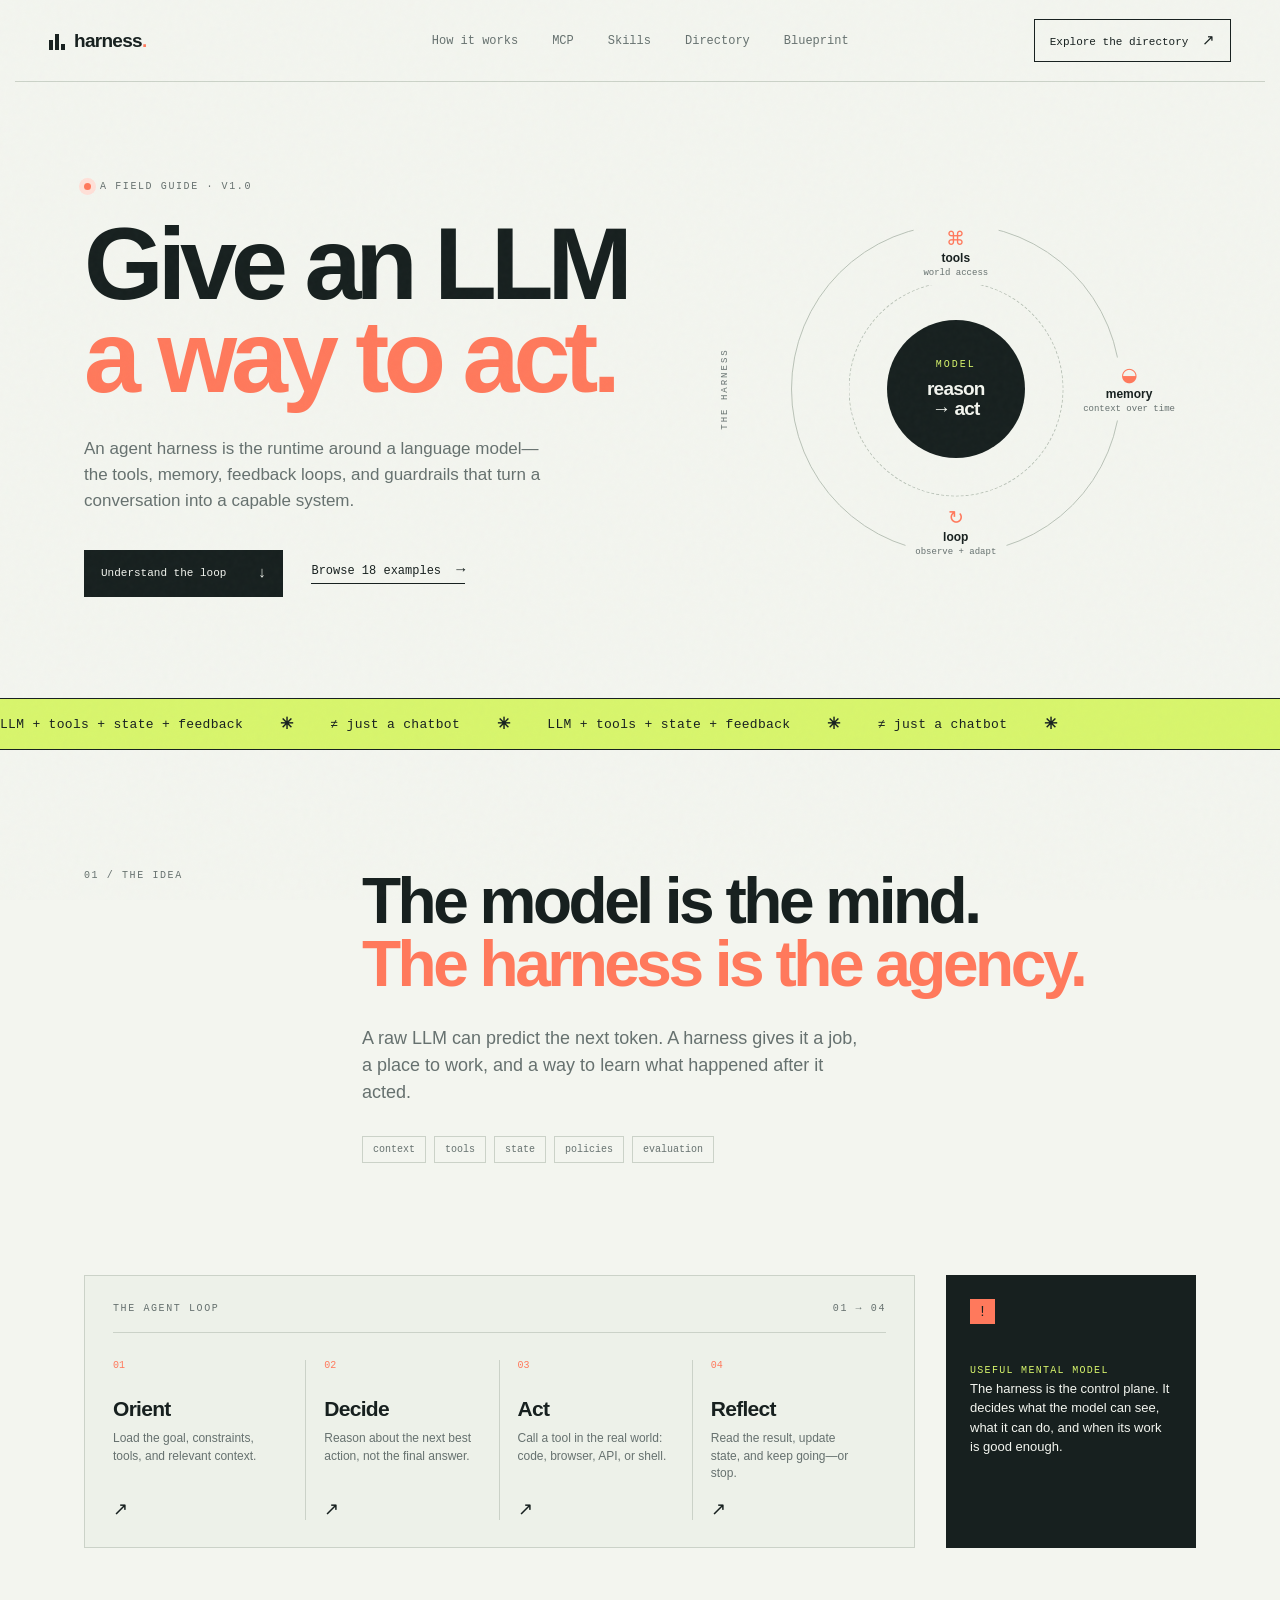
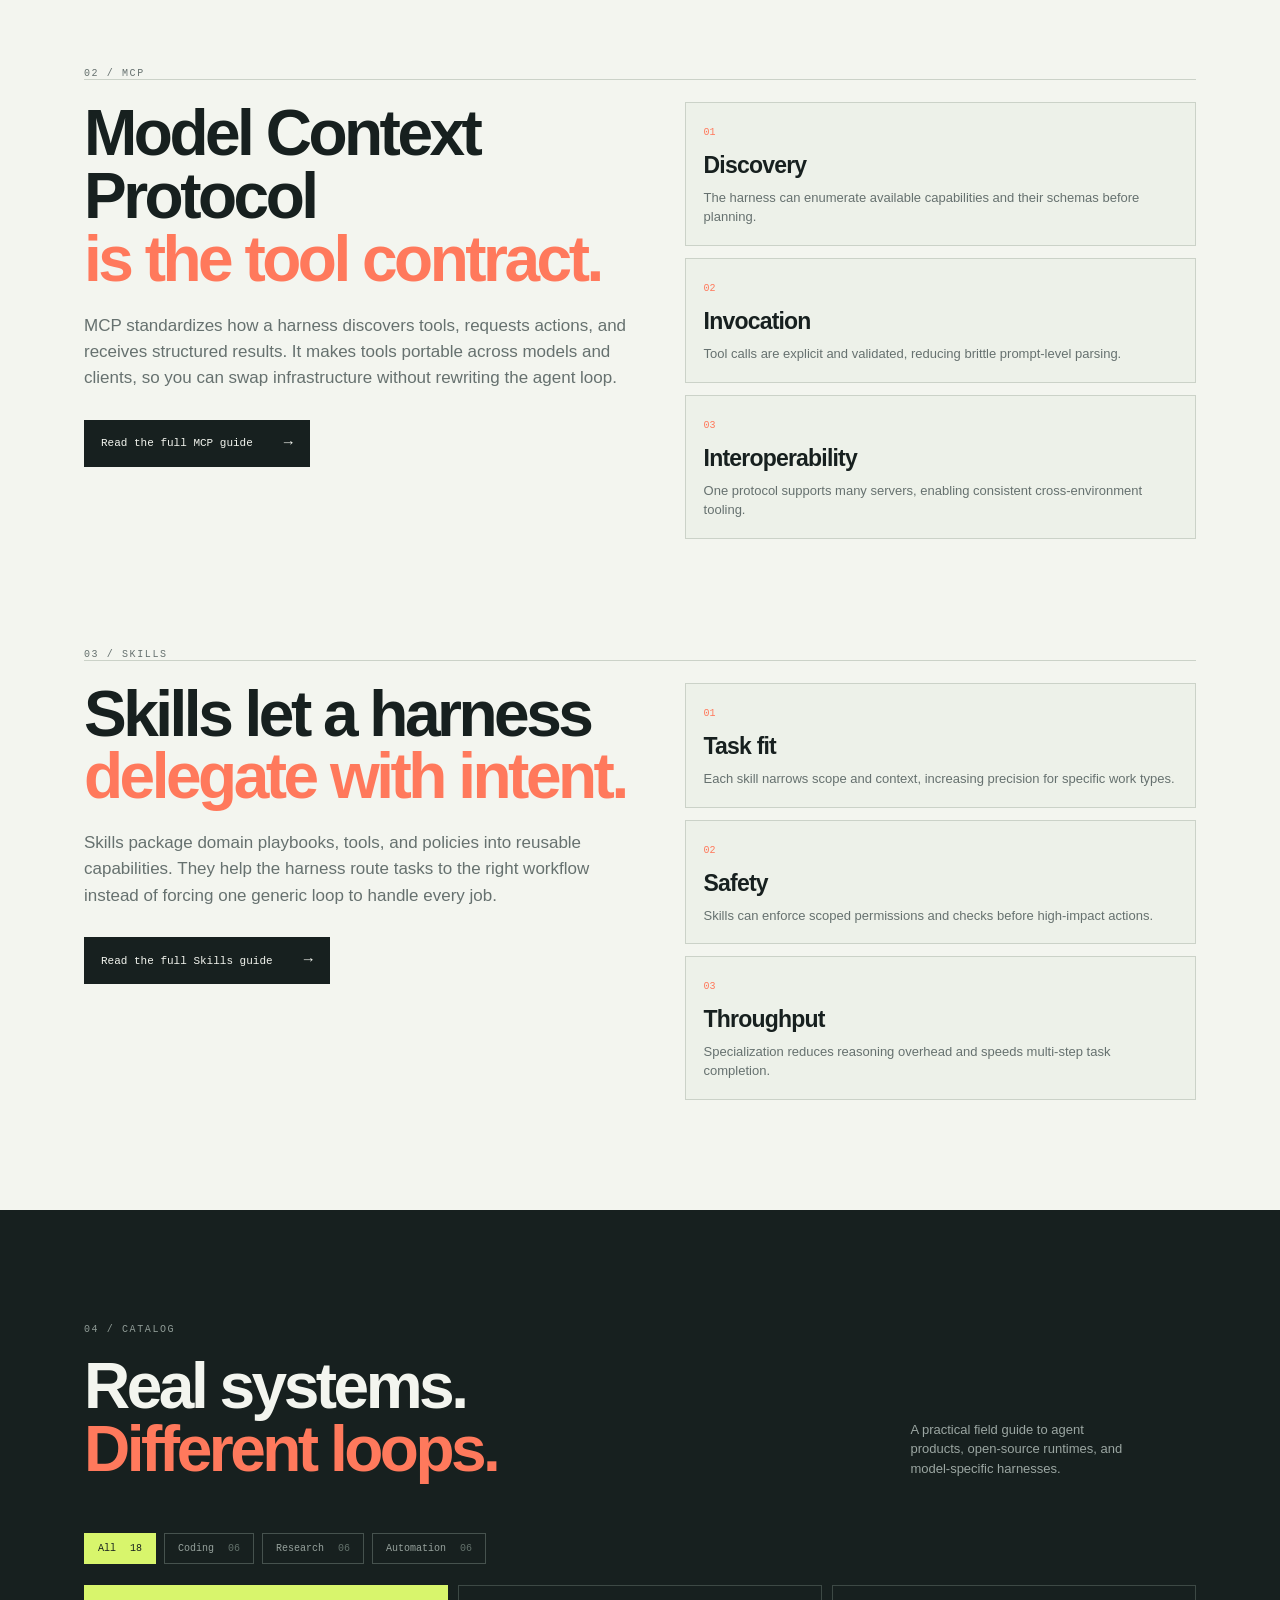
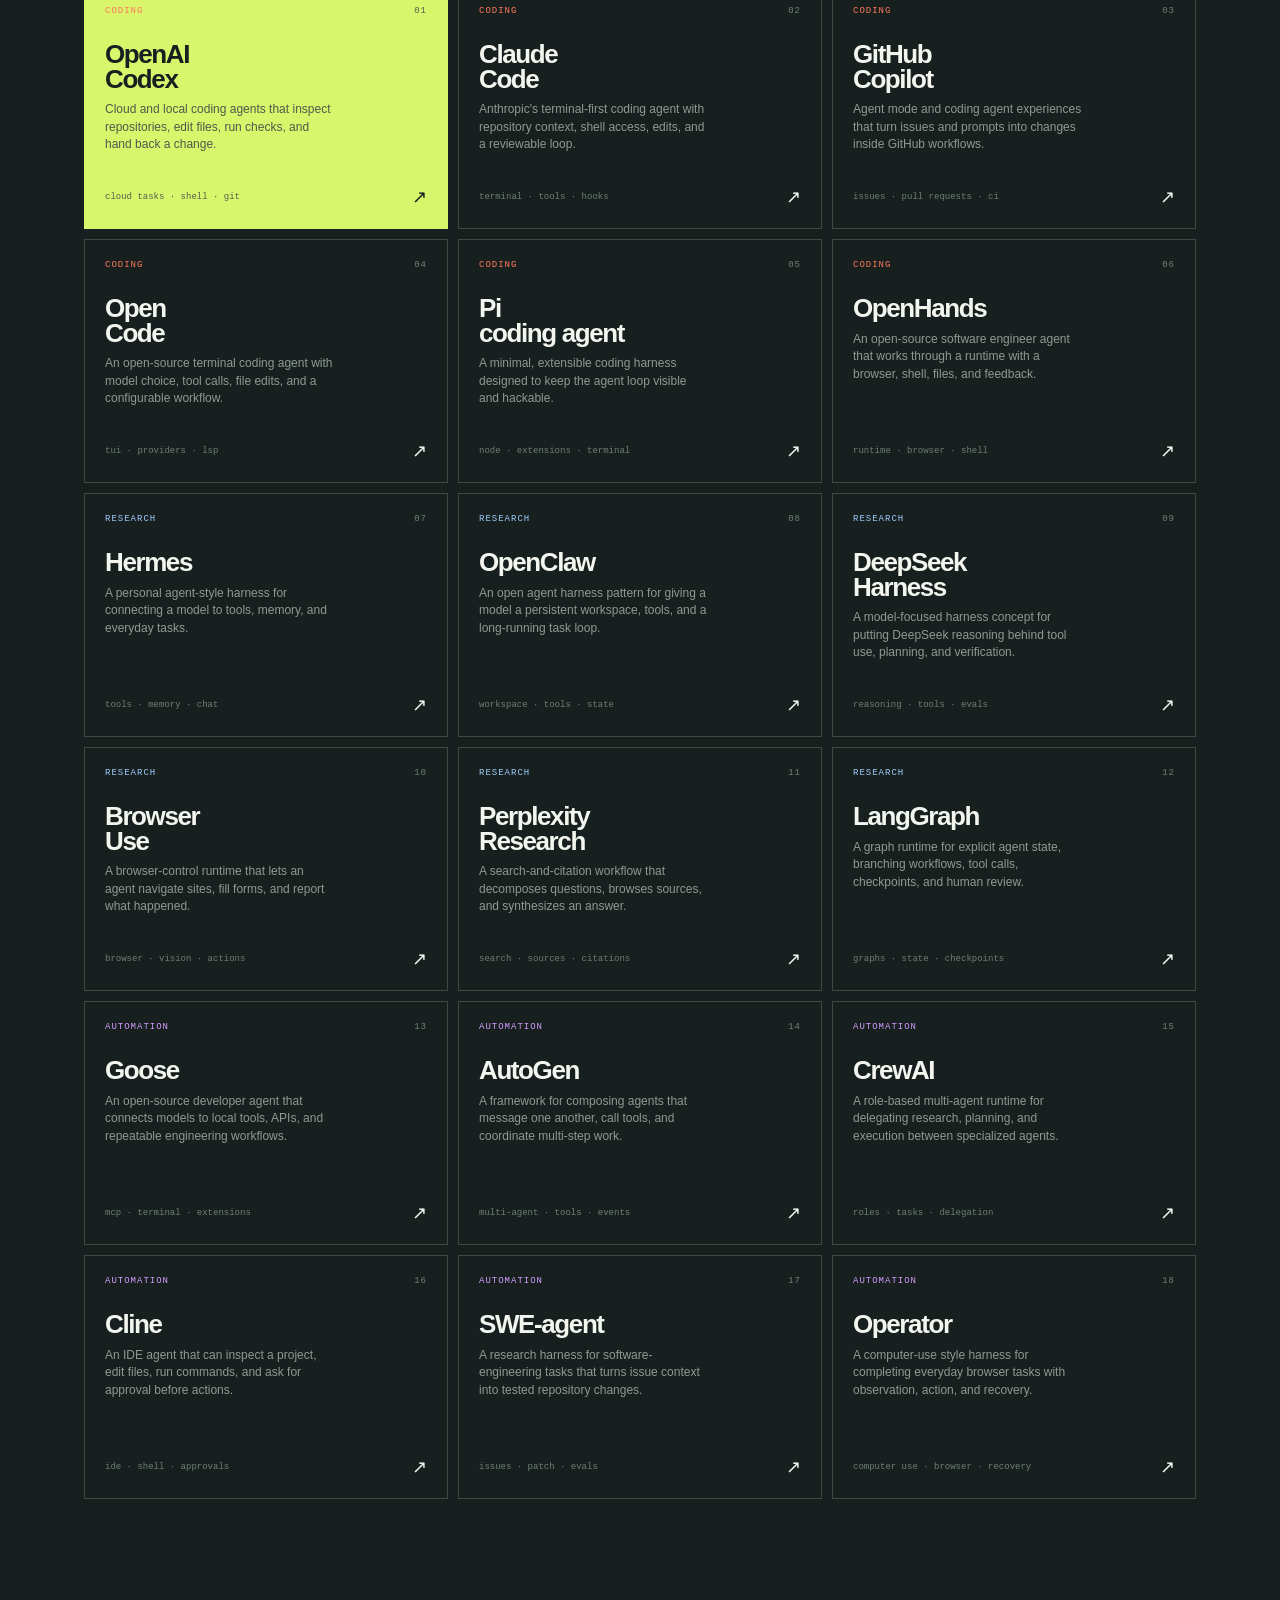
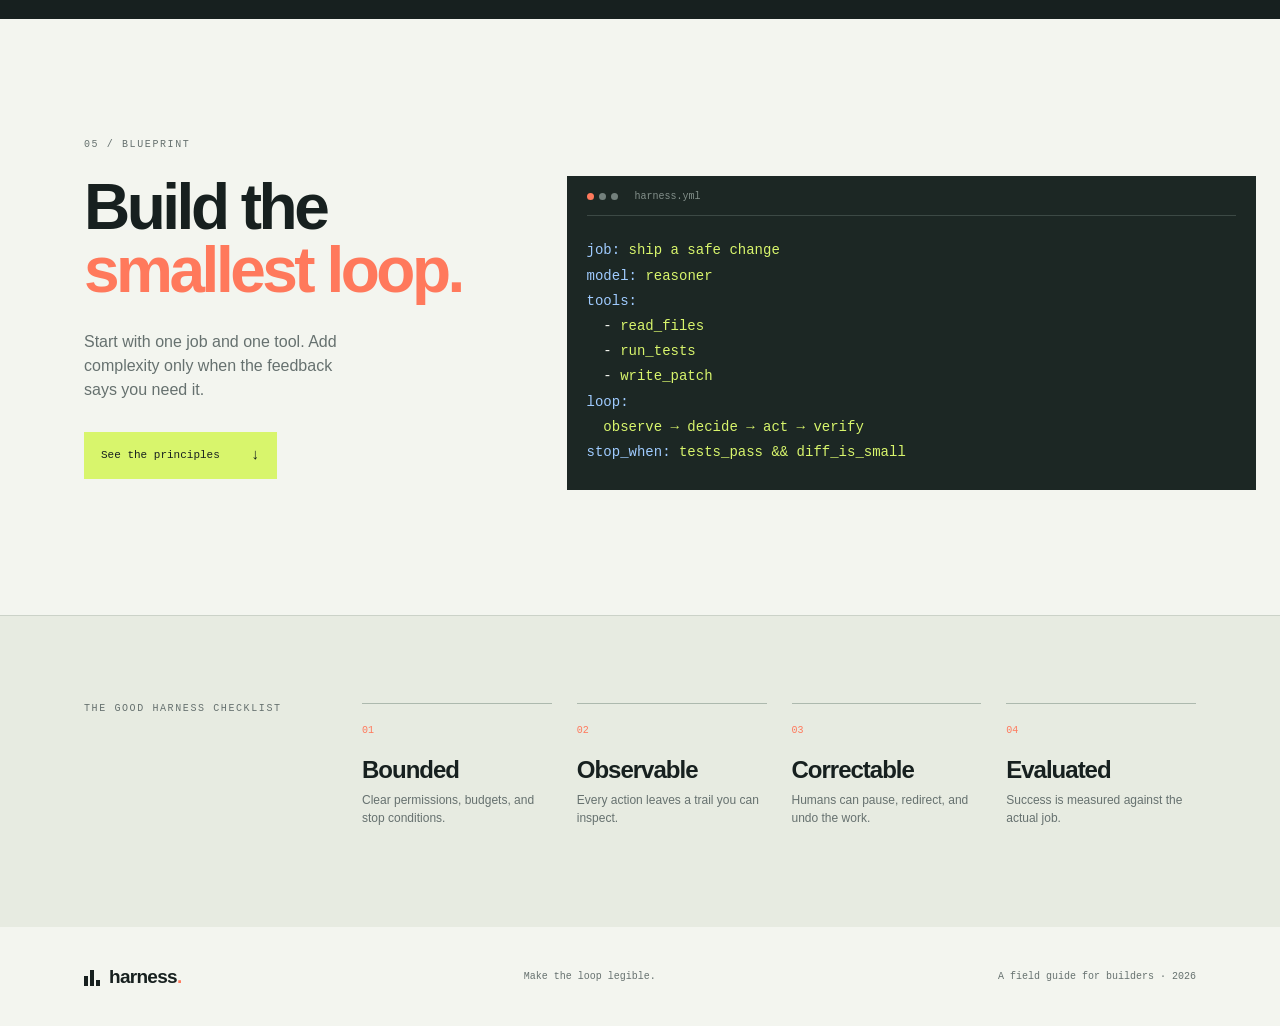
<file: index.html>
<!doctype html>
<html lang="en">
  <head>
    <meta charset="UTF-8" />
    <meta name="viewport" content="width=device-width, initial-scale=1.0" />
    <meta name="description" content="A field guide to agent harnesses: the systems that turn language models into reliable agents." />
    <title>Harness — A field guide to agentic systems</title>
    <link rel="stylesheet" href="styles.css" />
  </head>
  <body>
    <div class="noise"></div>
    <header class="site-header">
      <a class="brand" href="#top" aria-label="Harness home">
        <span class="brand-mark"><span></span><span></span><span></span></span>
        <span>harness<span class="brand-dot">.</span></span>
      </a>
      <nav class="nav" aria-label="Main navigation">
        <a href="#how-it-works">How it works</a>
        <a href="#mcp">MCP</a>
        <a href="#skills">Skills</a>
        <a href="directory.html">Directory</a>
        <a href="#blueprint">Blueprint</a>
      </nav>
      <a class="header-cta" href="directory.html">Explore the directory <span>↗</span></a>
    </header>

    <main id="top">
      <section class="hero section-shell">
        <div class="hero-copy">
          <div class="eyebrow"><span class="pulse"></span> A field guide · v1.0</div>
          <h1>Give an LLM<br /><em>a way to act.</em></h1>
          <p class="hero-lede">An agent harness is the runtime around a language model—the tools, memory, feedback loops, and guardrails that turn a conversation into a capable system.</p>
          <div class="hero-actions">
            <a class="button button-dark" href="#how-it-works">Understand the loop <span>↓</span></a>
            <a class="text-link" href="#catalog">Browse 18 examples <span>→</span></a>
          </div>
        </div>
        <div class="hero-diagram" aria-label="Diagram showing an agent harness loop">
          <div class="orbit orbit-one"></div>
          <div class="orbit orbit-two"></div>
          <div class="diagram-core">
            <span class="core-kicker">MODEL</span>
            <strong>reason<br />→ act</strong>
          </div>
          <div class="diagram-node node-tools"><span class="node-icon">⌘</span><strong>tools</strong><small>world access</small></div>
          <div class="diagram-node node-memory"><span class="node-icon">◒</span><strong>memory</strong><small>context over time</small></div>
          <div class="diagram-node node-loop"><span class="node-icon">↻</span><strong>loop</strong><small>observe + adapt</small></div>
          <div class="diagram-label">THE HARNESS</div>
        </div>
      </section>

      <section class="marquee-band" aria-label="Key idea">
        <div class="marquee-track">
          <span>LLM + tools + state + feedback</span><b>✳</b><span>≠ just a chatbot</span><b>✳</b>
          <span>LLM + tools + state + feedback</span><b>✳</b><span>≠ just a chatbot</span><b>✳</b>
        </div>
      </section>

      <section class="section-shell intro-grid" id="how-it-works">
        <div class="section-tag">01 / The idea</div>
        <div class="intro-content">
          <h2>The model is the mind.<br /><span>The harness is the agency.</span></h2>
          <p class="intro-text">A raw LLM can predict the next token. A harness gives it a job, a place to work, and a way to learn what happened after it acted.</p>
          <div class="pill-row"><span>context</span><span>tools</span><span>state</span><span>policies</span><span>evaluation</span></div>
        </div>
      </section>

      <section class="section-shell loop-section">
        <div class="loop-card">
          <div class="loop-heading"><span class="section-tag">The agent loop</span><span class="mono-label">01 → 04</span></div>
          <div class="loop-steps">
            <article class="loop-step active">
              <span class="step-number">01</span><div><h3>Orient</h3><p>Load the goal, constraints, tools, and relevant context.</p></div><span class="step-arrow">↗</span>
            </article>
            <article class="loop-step">
              <span class="step-number">02</span><div><h3>Decide</h3><p>Reason about the next best action, not the final answer.</p></div><span class="step-arrow">↗</span>
            </article>
            <article class="loop-step">
              <span class="step-number">03</span><div><h3>Act</h3><p>Call a tool in the real world: code, browser, API, or shell.</p></div><span class="step-arrow">↗</span>
            </article>
            <article class="loop-step">
              <span class="step-number">04</span><div><h3>Reflect</h3><p>Read the result, update state, and keep going—or stop.</p></div><span class="step-arrow">↗</span>
            </article>
          </div>
        </div>
        <aside class="callout">
          <span class="callout-mark">!</span>
          <p><strong>Useful mental model</strong><br />The harness is the control plane. It decides what the model can see, what it can do, and when its work is good enough.</p>
        </aside>
      </section>

      <section class="section-shell topic-section" id="mcp">
        <div class="section-tag">02 / MCP</div>
        <div class="topic-layout">
          <div>
            <h2>Model Context Protocol<br /><span>is the tool contract.</span></h2>
            <p>MCP standardizes how a harness discovers tools, requests actions, and receives structured results. It makes tools portable across models and clients, so you can swap infrastructure without rewriting the agent loop.</p>
            <a class="button button-dark" href="mcp.html">Read the full MCP guide <span>→</span></a>
          </div>
          <div class="topic-points">
            <div><span>01</span><h3>Discovery</h3><p>The harness can enumerate available capabilities and their schemas before planning.</p></div>
            <div><span>02</span><h3>Invocation</h3><p>Tool calls are explicit and validated, reducing brittle prompt-level parsing.</p></div>
            <div><span>03</span><h3>Interoperability</h3><p>One protocol supports many servers, enabling consistent cross-environment tooling.</p></div>
          </div>
        </div>
      </section>

      <section class="section-shell topic-section" id="skills">
        <div class="section-tag">03 / Skills</div>
        <div class="topic-layout">
          <div>
            <h2>Skills let a harness<br /><span>delegate with intent.</span></h2>
            <p>Skills package domain playbooks, tools, and policies into reusable capabilities. They help the harness route tasks to the right workflow instead of forcing one generic loop to handle every job.</p>
            <a class="button button-dark" href="skills.html">Read the full Skills guide <span>→</span></a>
          </div>
          <div class="topic-points">
            <div><span>01</span><h3>Task fit</h3><p>Each skill narrows scope and context, increasing precision for specific work types.</p></div>
            <div><span>02</span><h3>Safety</h3><p>Skills can enforce scoped permissions and checks before high-impact actions.</p></div>
            <div><span>03</span><h3>Throughput</h3><p>Specialization reduces reasoning overhead and speeds multi-step task completion.</p></div>
          </div>
        </div>
      </section>

      <section class="catalog-section" id="catalog">
        <div class="section-shell">
          <div class="catalog-top">
            <div><div class="section-tag">04 / Catalog</div><h2>Real systems.<br /><span>Different loops.</span></h2></div>
            <p>A practical field guide to agent products, open-source runtimes, and model-specific harnesses.</p>
          </div>
          <div class="filter-row" role="group" aria-label="Filter harness examples">
            <button class="filter active" data-filter="all">All <span>18</span></button>
            <button class="filter" data-filter="coding">Coding <span>06</span></button>
            <button class="filter" data-filter="research">Research <span>06</span></button>
            <button class="filter" data-filter="automation">Automation <span>06</span></button>
          </div>
          <div class="catalog-grid">
            <article class="catalog-card featured" data-category="coding">
              <div class="card-top"><span class="category-label coding-label">CODING</span><span class="card-index">01</span></div>
              <h3><a href="tool.html?tool=codex">OpenAI<br />Codex</a></h3><p>Cloud and local coding agents that inspect repositories, edit files, run checks, and hand back a change.</p>
              <div class="card-footer"><span class="stack">cloud tasks · shell · git</span><span class="card-arrow">↗</span></div>
            </article>
            <article class="catalog-card" data-category="coding">
              <div class="card-top"><span class="category-label coding-label">CODING</span><span class="card-index">02</span></div>
              <h3><a href="tool.html?tool=claude-code">Claude<br />Code</a></h3><p>Anthropic's terminal-first coding agent with repository context, shell access, edits, and a reviewable loop.</p>
              <div class="card-footer"><span class="stack">terminal · tools · hooks</span><span class="card-arrow">↗</span></div>
            </article>
            <article class="catalog-card" data-category="coding">
              <div class="card-top"><span class="category-label coding-label">CODING</span><span class="card-index">03</span></div>
              <h3><a href="tool.html?tool=copilot">GitHub<br />Copilot</a></h3><p>Agent mode and coding agent experiences that turn issues and prompts into changes inside GitHub workflows.</p>
              <div class="card-footer"><span class="stack">issues · pull requests · ci</span><span class="card-arrow">↗</span></div>
            </article>
            <article class="catalog-card" data-category="coding">
              <div class="card-top"><span class="category-label coding-label">CODING</span><span class="card-index">04</span></div>
              <h3><a href="tool.html?tool=opencode">Open<br />Code</a></h3><p>An open-source terminal coding agent with model choice, tool calls, file edits, and a configurable workflow.</p>
              <div class="card-footer"><span class="stack">tui · providers · lsp</span><span class="card-arrow">↗</span></div>
            </article>
            <article class="catalog-card" data-category="coding">
              <div class="card-top"><span class="category-label coding-label">CODING</span><span class="card-index">05</span></div>
              <h3><a href="tool.html?tool=pi">Pi<br />coding agent</a></h3><p>A minimal, extensible coding harness designed to keep the agent loop visible and hackable.</p>
              <div class="card-footer"><span class="stack">node · extensions · terminal</span><span class="card-arrow">↗</span></div>
            </article>
            <article class="catalog-card" data-category="coding">
              <div class="card-top"><span class="category-label coding-label">CODING</span><span class="card-index">06</span></div>
              <h3><a href="tool.html?tool=openhands">OpenHands</a></h3><p>An open-source software engineer agent that works through a runtime with a browser, shell, files, and feedback.</p>
              <div class="card-footer"><span class="stack">runtime · browser · shell</span><span class="card-arrow">↗</span></div>
            </article>

            <article class="catalog-card" data-category="research">
              <div class="card-top"><span class="category-label research-label">RESEARCH</span><span class="card-index">07</span></div>
              <h3><a href="tool.html?tool=hermes">Hermes</a></h3><p>A personal agent-style harness for connecting a model to tools, memory, and everyday tasks.</p>
              <div class="card-footer"><span class="stack">tools · memory · chat</span><span class="card-arrow">↗</span></div>
            </article>
            <article class="catalog-card" data-category="research">
              <div class="card-top"><span class="category-label research-label">RESEARCH</span><span class="card-index">08</span></div>
              <h3><a href="tool.html?tool=openclaw">OpenClaw</a></h3><p>An open agent harness pattern for giving a model a persistent workspace, tools, and a long-running task loop.</p>
              <div class="card-footer"><span class="stack">workspace · tools · state</span><span class="card-arrow">↗</span></div>
            </article>
            <article class="catalog-card" data-category="research">
              <div class="card-top"><span class="category-label research-label">RESEARCH</span><span class="card-index">09</span></div>
              <h3><a href="tool.html?tool=deepseek">DeepSeek<br />Harness</a></h3><p>A model-focused harness concept for putting DeepSeek reasoning behind tool use, planning, and verification.</p>
              <div class="card-footer"><span class="stack">reasoning · tools · evals</span><span class="card-arrow">↗</span></div>
            </article>
            <article class="catalog-card" data-category="research">
              <div class="card-top"><span class="category-label research-label">RESEARCH</span><span class="card-index">10</span></div>
              <h3><a href="tool.html?tool=browser-use">Browser<br />Use</a></h3><p>A browser-control runtime that lets an agent navigate sites, fill forms, and report what happened.</p>
              <div class="card-footer"><span class="stack">browser · vision · actions</span><span class="card-arrow">↗</span></div>
            </article>
            <article class="catalog-card" data-category="research">
              <div class="card-top"><span class="category-label research-label">RESEARCH</span><span class="card-index">11</span></div>
              <h3><a href="tool.html?tool=perplexity">Perplexity<br />Research</a></h3><p>A search-and-citation workflow that decomposes questions, browses sources, and synthesizes an answer.</p>
              <div class="card-footer"><span class="stack">search · sources · citations</span><span class="card-arrow">↗</span></div>
            </article>
            <article class="catalog-card" data-category="research">
              <div class="card-top"><span class="category-label research-label">RESEARCH</span><span class="card-index">12</span></div>
              <h3><a href="tool.html?tool=langgraph">LangGraph</a></h3><p>A graph runtime for explicit agent state, branching workflows, tool calls, checkpoints, and human review.</p>
              <div class="card-footer"><span class="stack">graphs · state · checkpoints</span><span class="card-arrow">↗</span></div>
            </article>

            <article class="catalog-card" data-category="automation">
              <div class="card-top"><span class="category-label automation-label">AUTOMATION</span><span class="card-index">13</span></div>
              <h3><a href="tool.html?tool=goose">Goose</a></h3><p>An open-source developer agent that connects models to local tools, APIs, and repeatable engineering workflows.</p>
              <div class="card-footer"><span class="stack">mcp · terminal · extensions</span><span class="card-arrow">↗</span></div>
            </article>
            <article class="catalog-card" data-category="automation">
              <div class="card-top"><span class="category-label automation-label">AUTOMATION</span><span class="card-index">14</span></div>
              <h3><a href="tool.html?tool=autogen">AutoGen</a></h3><p>A framework for composing agents that message one another, call tools, and coordinate multi-step work.</p>
              <div class="card-footer"><span class="stack">multi-agent · tools · events</span><span class="card-arrow">↗</span></div>
            </article>
            <article class="catalog-card" data-category="automation">
              <div class="card-top"><span class="category-label automation-label">AUTOMATION</span><span class="card-index">15</span></div>
              <h3><a href="tool.html?tool=crewai">CrewAI</a></h3><p>A role-based multi-agent runtime for delegating research, planning, and execution between specialized agents.</p>
              <div class="card-footer"><span class="stack">roles · tasks · delegation</span><span class="card-arrow">↗</span></div>
            </article>
            <article class="catalog-card" data-category="automation">
              <div class="card-top"><span class="category-label automation-label">AUTOMATION</span><span class="card-index">16</span></div>
              <h3><a href="tool.html?tool=cline">Cline</a></h3><p>An IDE agent that can inspect a project, edit files, run commands, and ask for approval before actions.</p>
              <div class="card-footer"><span class="stack">ide · shell · approvals</span><span class="card-arrow">↗</span></div>
            </article>
            <article class="catalog-card" data-category="automation">
              <div class="card-top"><span class="category-label automation-label">AUTOMATION</span><span class="card-index">17</span></div>
              <h3><a href="tool.html?tool=swe-agent">SWE-agent</a></h3><p>A research harness for software-engineering tasks that turns issue context into tested repository changes.</p>
              <div class="card-footer"><span class="stack">issues · patch · evals</span><span class="card-arrow">↗</span></div>
            </article>
            <article class="catalog-card" data-category="automation">
              <div class="card-top"><span class="category-label automation-label">AUTOMATION</span><span class="card-index">18</span></div>
              <h3><a href="tool.html?tool=operator">Operator</a></h3><p>A computer-use style harness for completing everyday browser tasks with observation, action, and recovery.</p>
              <div class="card-footer"><span class="stack">computer use · browser · recovery</span><span class="card-arrow">↗</span></div>
            </article>
          </div>
        </div>
      </section>

      <section class="blueprint-section section-shell" id="blueprint">
        <div class="section-tag">05 / Blueprint</div>
        <div class="blueprint-layout">
          <div><h2>Build the<br /><span>smallest loop.</span></h2><p>Start with one job and one tool. Add complexity only when the feedback says you need it.</p><a class="button button-accent" href="#principles">See the principles <span>↓</span></a></div>
          <div class="blueprint-code" aria-label="Example harness configuration">
            <div class="code-bar"><span></span><span></span><span></span><label>harness.yml</label></div>
            <pre><code><i>job:</i> <b>ship a safe change</b>
<i>model:</i> <b>reasoner</b>
<i>tools:</i>
  - <b>read_files</b>
  - <b>run_tests</b>
  - <b>write_patch</b>
<i>loop:</i>
  <b>observe → decide → act → verify</b>
<i>stop_when:</i> <b>tests_pass && diff_is_small</b></code></pre>
          </div>
        </div>
      </section>

      <section class="principles-section" id="principles">
        <div class="section-shell principles-inner">
          <div class="section-tag">The good harness checklist</div>
          <div class="principles-grid">
            <div><span>01</span><h3>Bounded</h3><p>Clear permissions, budgets, and stop conditions.</p></div>
            <div><span>02</span><h3>Observable</h3><p>Every action leaves a trail you can inspect.</p></div>
            <div><span>03</span><h3>Correctable</h3><p>Humans can pause, redirect, and undo the work.</p></div>
            <div><span>04</span><h3>Evaluated</h3><p>Success is measured against the actual job.</p></div>
          </div>
        </div>
      </section>
    </main>
    <footer class="site-footer section-shell"><a class="brand" href="#top"><span class="brand-mark"><span></span><span></span><span></span></span><span>harness<span class="brand-dot">.</span></span></a><p>Make the loop legible.</p><span class="footer-meta">A field guide for builders · 2026</span></footer>
    <script src="script.js"></script>
  </body>
</html>
</file>
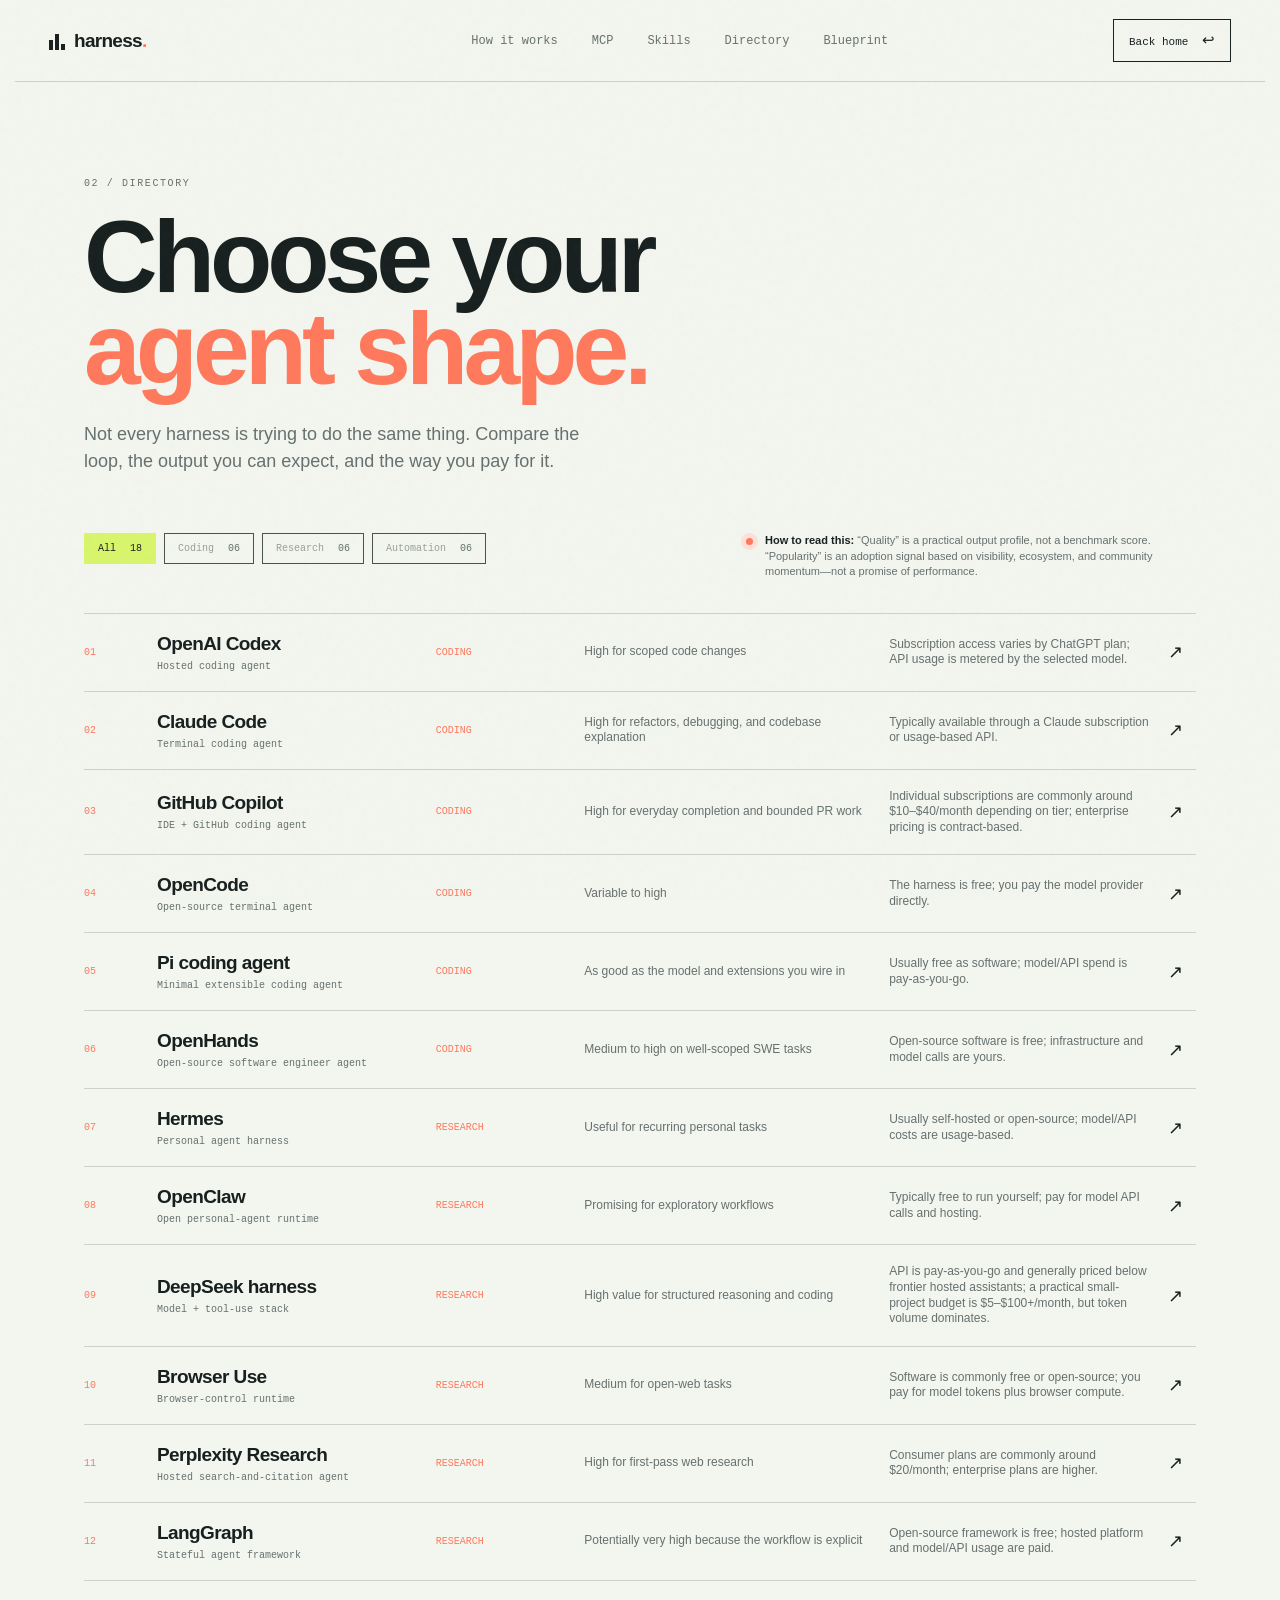
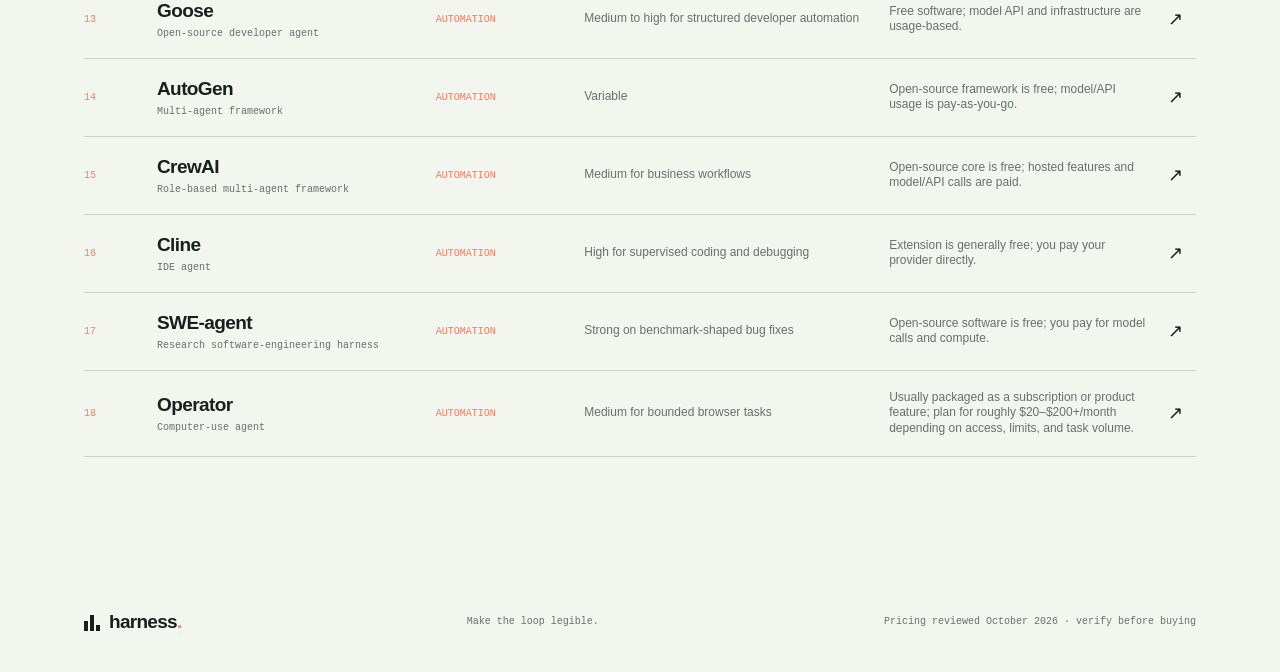
<file: directory.html>
<!doctype html>
<html lang="en">
  <head>
    <meta charset="UTF-8" />
    <meta name="viewport" content="width=device-width, initial-scale=1.0" />
    <meta name="description" content="A practical directory of agent harnesses, coding agents, research systems, and automation runtimes." />
    <title>Directory — Harness</title>
    <link rel="stylesheet" href="styles.css" />
  </head>
  <body class="directory-page">
    <div class="noise"></div>
    <header class="site-header">
      <a class="brand" href="index.html"><span class="brand-mark"><span></span><span></span><span></span></span><span>harness<span class="brand-dot">.</span></span></a>
      <nav class="nav" aria-label="Main navigation"><a href="index.html#how-it-works">How it works</a><a href="mcp.html">MCP</a><a href="skills.html">Skills</a><a href="directory.html">Directory</a><a href="index.html#blueprint">Blueprint</a></nav>
      <a class="header-cta" href="index.html">Back home <span>↩</span></a>
    </header>
    <main>
      <section class="directory-hero section-shell">
        <div class="section-tag">02 / Directory</div>
        <h1>Choose your<br /><em>agent shape.</em></h1>
        <p>Not every harness is trying to do the same thing. Compare the loop, the output you can expect, and the way you pay for it.</p>
      </section>
      <section class="directory-controls section-shell">
        <div class="filter-row"><button class="filter active" data-directory-filter="all">All <span>18</span></button><button class="filter" data-directory-filter="coding">Coding <span>06</span></button><button class="filter" data-directory-filter="research">Research <span>06</span></button><button class="filter" data-directory-filter="automation">Automation <span>06</span></button></div>
        <div class="directory-note"><span class="pulse"></span><p><strong>How to read this:</strong> “Quality” is a practical output profile, not a benchmark score. “Popularity” is an adoption signal based on visibility, ecosystem, and community momentum—not a promise of performance.</p></div>
      </section>
      <section class="directory-list section-shell" id="directory-list"></section>
    </main>
    <footer class="site-footer section-shell"><a class="brand" href="index.html"><span class="brand-mark"><span></span><span></span><span></span></span><span>harness<span class="brand-dot">.</span></span></a><p>Make the loop legible.</p><span class="footer-meta">Pricing reviewed October 2026 · verify before buying</span></footer>
    <script src="script.js"></script>
  </body>
</html>
</file>
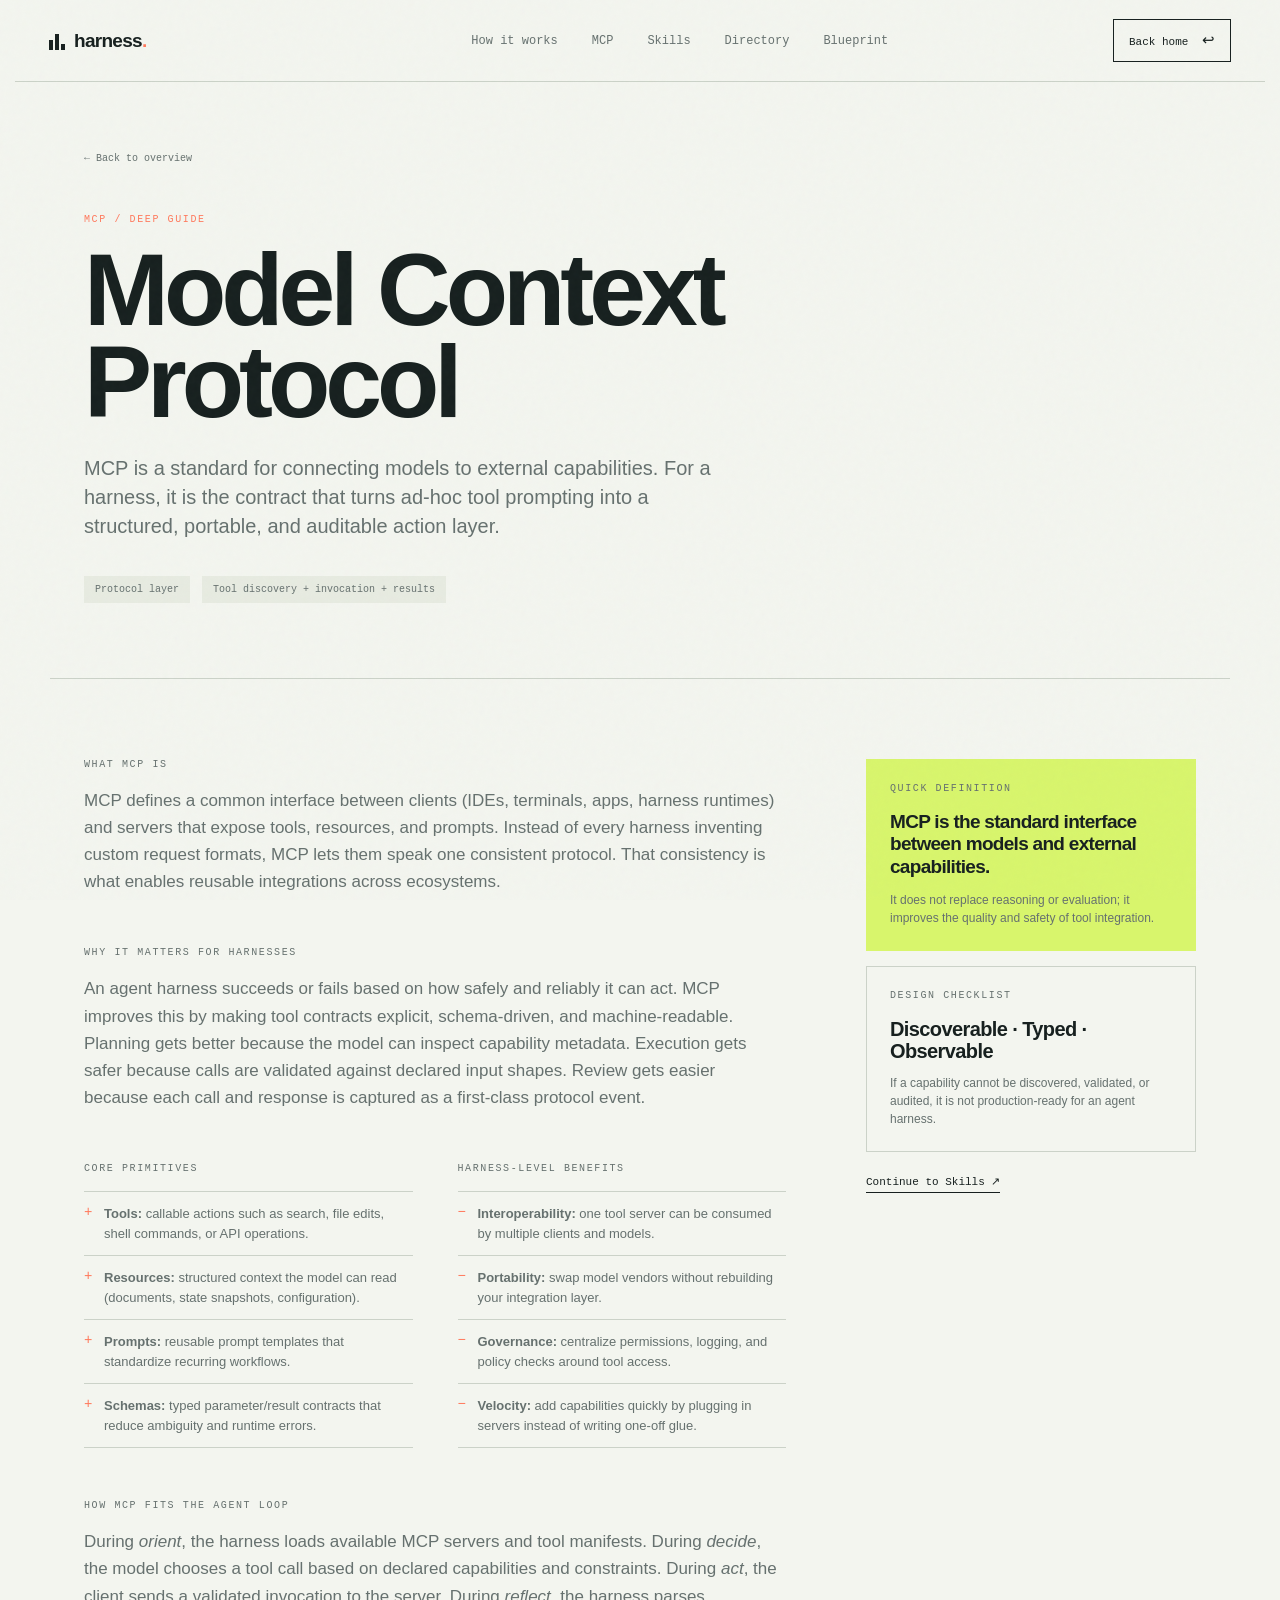
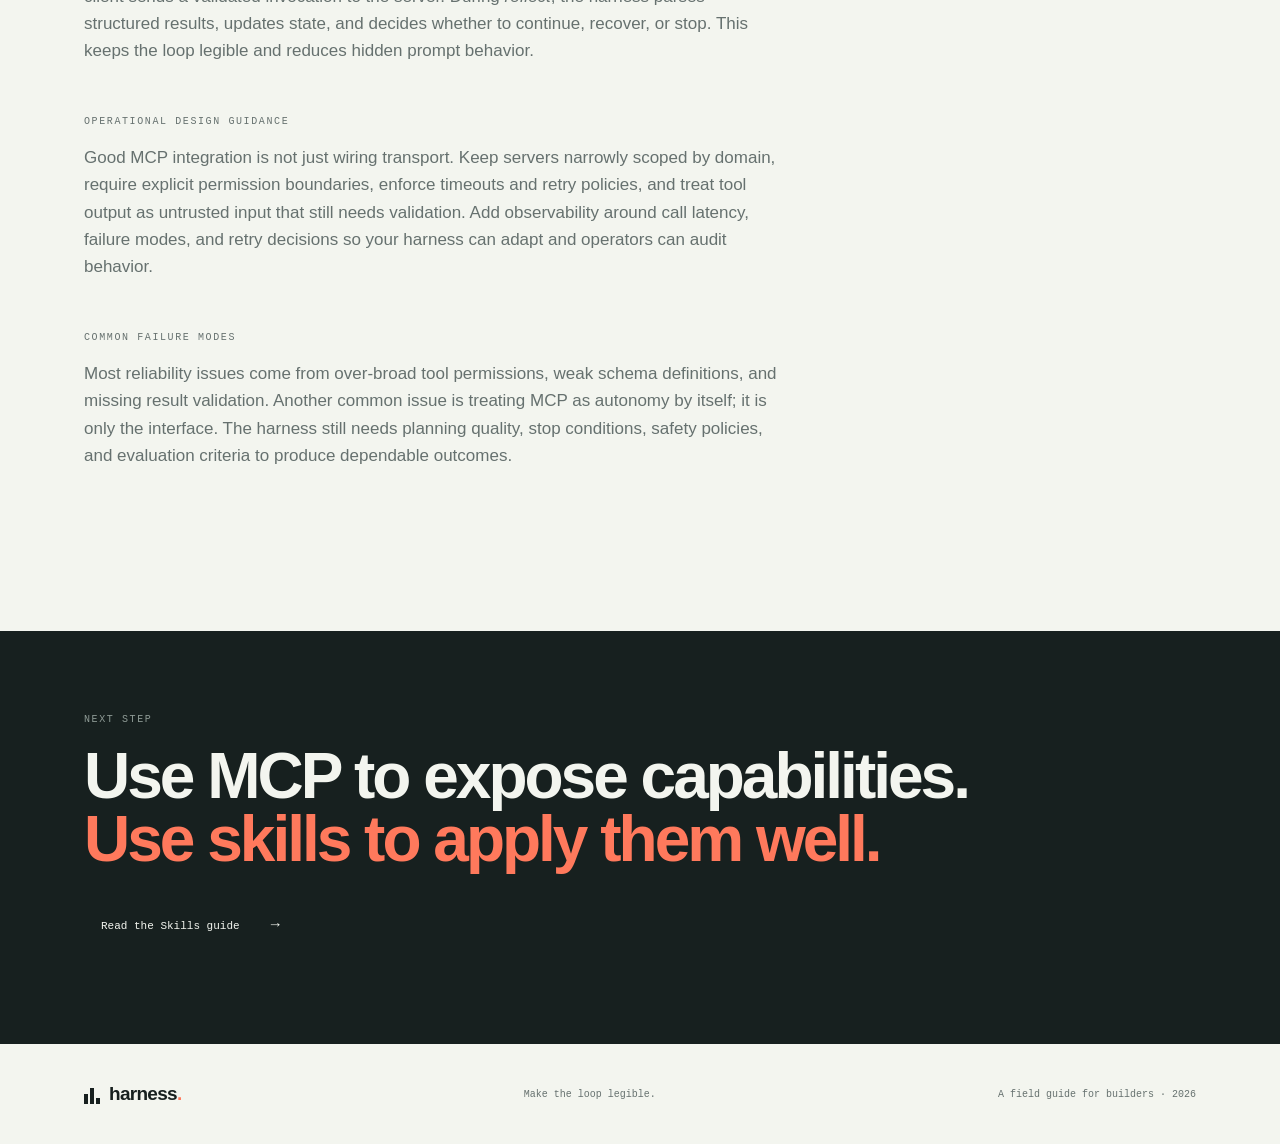
<file: mcp.html>
<!doctype html>
<html lang="en">
  <head>
    <meta charset="UTF-8" />
    <meta name="viewport" content="width=device-width, initial-scale=1.0" />
    <meta name="description" content="Deep guide to MCP (Model Context Protocol) and its role in reliable agent harnesses." />
    <title>MCP guide — Harness</title>
    <link rel="stylesheet" href="styles.css" />
  </head>
  <body class="tool-page">
    <div class="noise"></div>
    <header class="site-header">
      <a class="brand" href="index.html"><span class="brand-mark"><span></span><span></span><span></span></span><span>harness<span class="brand-dot">.</span></span></a>
      <nav class="nav" aria-label="Main navigation"><a href="index.html#how-it-works">How it works</a><a href="index.html#mcp">MCP</a><a href="index.html#skills">Skills</a><a href="directory.html">Directory</a><a href="index.html#blueprint">Blueprint</a></nav>
      <a class="header-cta" href="index.html">Back home <span>↩</span></a>
    </header>

    <main>
      <section class="tool-hero section-shell">
        <a class="back-link" href="index.html#mcp">← Back to overview</a>
        <div class="section-tag">MCP / Deep guide</div>
        <h1>Model Context Protocol</h1>
        <p class="tool-summary">MCP is a standard for connecting models to external capabilities. For a harness, it is the contract that turns ad-hoc tool prompting into a structured, portable, and auditable action layer.</p>
        <div class="tool-meta"><span>Protocol layer</span><span>Tool discovery + invocation + results</span></div>
      </section>

      <section class="tool-body section-shell">
        <div class="tool-main">
          <div class="detail-block"><div class="section-tag">What MCP is</div><p>MCP defines a common interface between clients (IDEs, terminals, apps, harness runtimes) and servers that expose tools, resources, and prompts. Instead of every harness inventing custom request formats, MCP lets them speak one consistent protocol. That consistency is what enables reusable integrations across ecosystems.</p></div>
          <div class="detail-block"><div class="section-tag">Why it matters for harnesses</div><p>An agent harness succeeds or fails based on how safely and reliably it can act. MCP improves this by making tool contracts explicit, schema-driven, and machine-readable. Planning gets better because the model can inspect capability metadata. Execution gets safer because calls are validated against declared input shapes. Review gets easier because each call and response is captured as a first-class protocol event.</p></div>
          <div class="detail-columns">
            <div class="detail-block">
              <div class="section-tag">Core primitives</div>
              <ul>
                <li><strong>Tools:</strong> callable actions such as search, file edits, shell commands, or API operations.</li>
                <li><strong>Resources:</strong> structured context the model can read (documents, state snapshots, configuration).</li>
                <li><strong>Prompts:</strong> reusable prompt templates that standardize recurring workflows.</li>
                <li><strong>Schemas:</strong> typed parameter/result contracts that reduce ambiguity and runtime errors.</li>
              </ul>
            </div>
            <div class="detail-block">
              <div class="section-tag">Harness-level benefits</div>
              <ul>
                <li><strong>Interoperability:</strong> one tool server can be consumed by multiple clients and models.</li>
                <li><strong>Portability:</strong> swap model vendors without rebuilding your integration layer.</li>
                <li><strong>Governance:</strong> centralize permissions, logging, and policy checks around tool access.</li>
                <li><strong>Velocity:</strong> add capabilities quickly by plugging in servers instead of writing one-off glue.</li>
              </ul>
            </div>
          </div>
          <div class="detail-block"><div class="section-tag">How MCP fits the agent loop</div><p>During <em>orient</em>, the harness loads available MCP servers and tool manifests. During <em>decide</em>, the model chooses a tool call based on declared capabilities and constraints. During <em>act</em>, the client sends a validated invocation to the server. During <em>reflect</em>, the harness parses structured results, updates state, and decides whether to continue, recover, or stop. This keeps the loop legible and reduces hidden prompt behavior.</p></div>
          <div class="detail-block"><div class="section-tag">Operational design guidance</div><p>Good MCP integration is not just wiring transport. Keep servers narrowly scoped by domain, require explicit permission boundaries, enforce timeouts and retry policies, and treat tool output as untrusted input that still needs validation. Add observability around call latency, failure modes, and retry decisions so your harness can adapt and operators can audit behavior.</p></div>
          <div class="detail-block"><div class="section-tag">Common failure modes</div><p>Most reliability issues come from over-broad tool permissions, weak schema definitions, and missing result validation. Another common issue is treating MCP as autonomy by itself; it is only the interface. The harness still needs planning quality, stop conditions, safety policies, and evaluation criteria to produce dependable outcomes.</p></div>
        </div>
        <aside class="tool-aside">
          <div class="aside-card price-card"><div class="section-tag">Quick definition</div><h2>MCP is the standard interface between models and external capabilities.</h2><p>It does not replace reasoning or evaluation; it improves the quality and safety of tool integration.</p></div>
          <div class="aside-card"><div class="section-tag">Design checklist</div><h3>Discoverable · Typed · Observable</h3><p>If a capability cannot be discovered, validated, or audited, it is not production-ready for an agent harness.</p></div>
          <a class="source-link" href="skills.html">Continue to Skills ↗</a>
        </aside>
      </section>

      <section class="tool-bottom">
        <div class="section-shell">
          <div class="section-tag">Next step</div>
          <h2>Use MCP to expose capabilities.<br /><em>Use skills to apply them well.</em></h2>
          <a class="button button-dark" href="skills.html">Read the Skills guide <span>→</span></a>
        </div>
      </section>
    </main>
    <footer class="site-footer section-shell"><a class="brand" href="index.html"><span class="brand-mark"><span></span><span></span><span></span></span><span>harness<span class="brand-dot">.</span></span></a><p>Make the loop legible.</p><span class="footer-meta">A field guide for builders · 2026</span></footer>
    <script src="script.js"></script>
  </body>
</html>
</file>
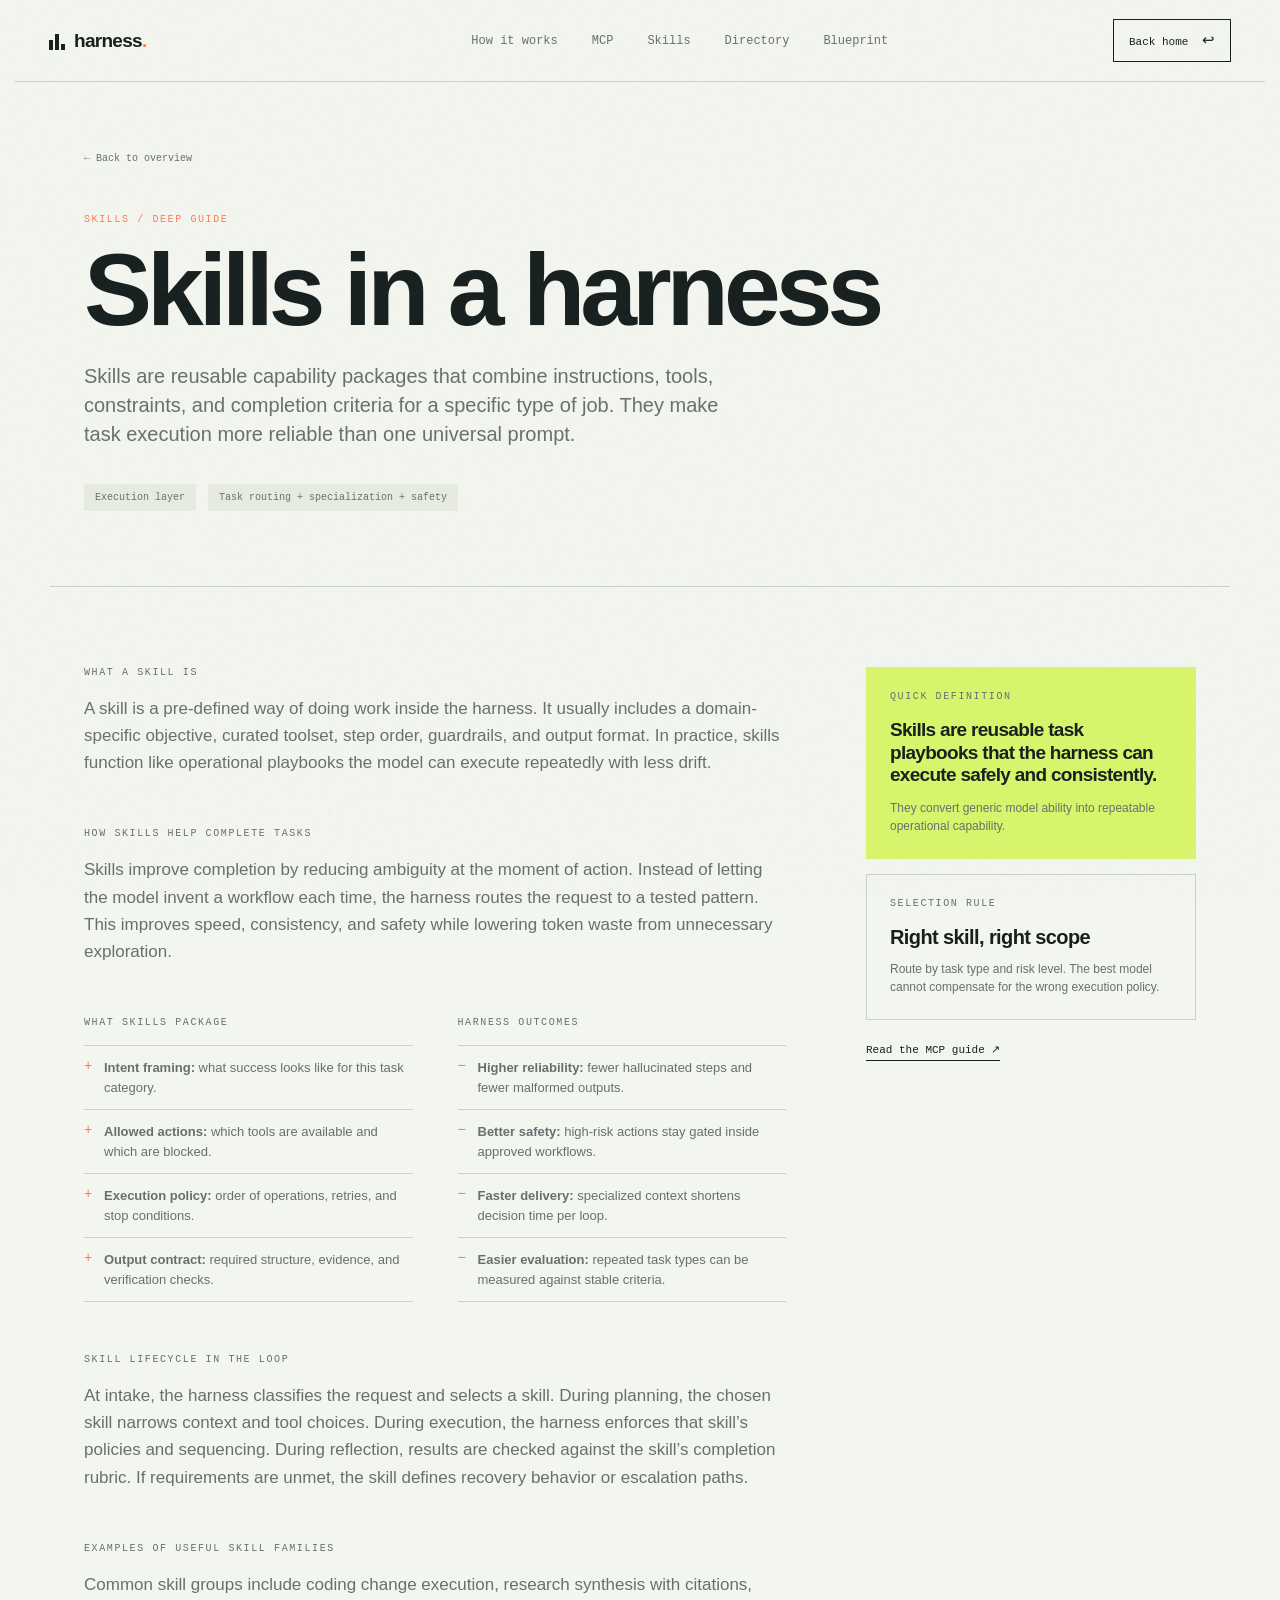
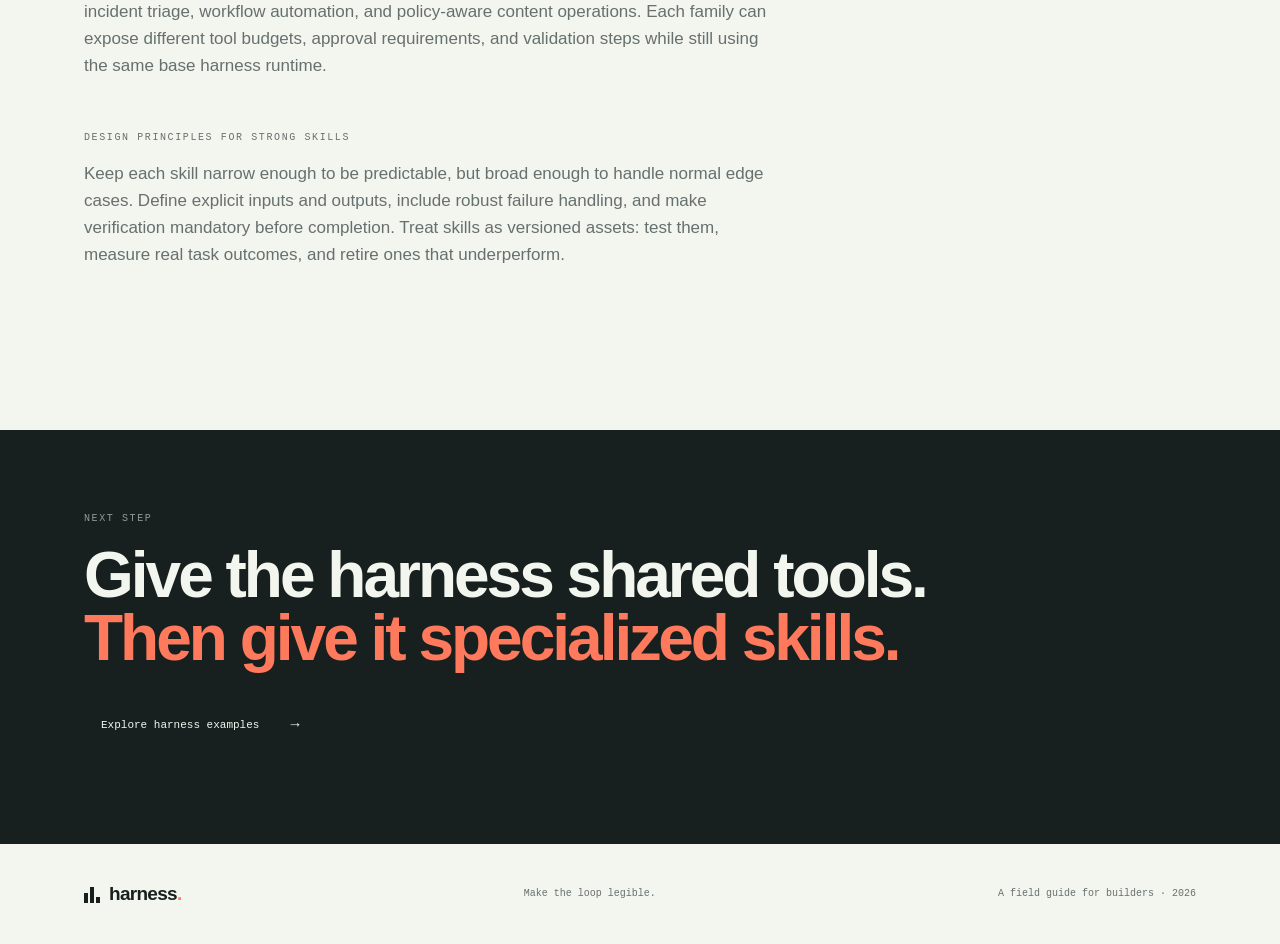
<file: skills.html>
<!doctype html>
<html lang="en">
  <head>
    <meta charset="UTF-8" />
    <meta name="viewport" content="width=device-width, initial-scale=1.0" />
    <meta name="description" content="Deep guide to skills in agent harnesses and how skills help complete tasks reliably." />
    <title>Skills guide — Harness</title>
    <link rel="stylesheet" href="styles.css" />
  </head>
  <body class="tool-page">
    <div class="noise"></div>
    <header class="site-header">
      <a class="brand" href="index.html"><span class="brand-mark"><span></span><span></span><span></span></span><span>harness<span class="brand-dot">.</span></span></a>
      <nav class="nav" aria-label="Main navigation"><a href="index.html#how-it-works">How it works</a><a href="index.html#mcp">MCP</a><a href="index.html#skills">Skills</a><a href="directory.html">Directory</a><a href="index.html#blueprint">Blueprint</a></nav>
      <a class="header-cta" href="index.html">Back home <span>↩</span></a>
    </header>

    <main>
      <section class="tool-hero section-shell">
        <a class="back-link" href="index.html#skills">← Back to overview</a>
        <div class="section-tag">Skills / Deep guide</div>
        <h1>Skills in a harness</h1>
        <p class="tool-summary">Skills are reusable capability packages that combine instructions, tools, constraints, and completion criteria for a specific type of job. They make task execution more reliable than one universal prompt.</p>
        <div class="tool-meta"><span>Execution layer</span><span>Task routing + specialization + safety</span></div>
      </section>

      <section class="tool-body section-shell">
        <div class="tool-main">
          <div class="detail-block"><div class="section-tag">What a skill is</div><p>A skill is a pre-defined way of doing work inside the harness. It usually includes a domain-specific objective, curated toolset, step order, guardrails, and output format. In practice, skills function like operational playbooks the model can execute repeatedly with less drift.</p></div>
          <div class="detail-block"><div class="section-tag">How skills help complete tasks</div><p>Skills improve completion by reducing ambiguity at the moment of action. Instead of letting the model invent a workflow each time, the harness routes the request to a tested pattern. This improves speed, consistency, and safety while lowering token waste from unnecessary exploration.</p></div>
          <div class="detail-columns">
            <div class="detail-block">
              <div class="section-tag">What skills package</div>
              <ul>
                <li><strong>Intent framing:</strong> what success looks like for this task category.</li>
                <li><strong>Allowed actions:</strong> which tools are available and which are blocked.</li>
                <li><strong>Execution policy:</strong> order of operations, retries, and stop conditions.</li>
                <li><strong>Output contract:</strong> required structure, evidence, and verification checks.</li>
              </ul>
            </div>
            <div class="detail-block">
              <div class="section-tag">Harness outcomes</div>
              <ul>
                <li><strong>Higher reliability:</strong> fewer hallucinated steps and fewer malformed outputs.</li>
                <li><strong>Better safety:</strong> high-risk actions stay gated inside approved workflows.</li>
                <li><strong>Faster delivery:</strong> specialized context shortens decision time per loop.</li>
                <li><strong>Easier evaluation:</strong> repeated task types can be measured against stable criteria.</li>
              </ul>
            </div>
          </div>
          <div class="detail-block"><div class="section-tag">Skill lifecycle in the loop</div><p>At intake, the harness classifies the request and selects a skill. During planning, the chosen skill narrows context and tool choices. During execution, the harness enforces that skill’s policies and sequencing. During reflection, results are checked against the skill’s completion rubric. If requirements are unmet, the skill defines recovery behavior or escalation paths.</p></div>
          <div class="detail-block"><div class="section-tag">Examples of useful skill families</div><p>Common skill groups include coding change execution, research synthesis with citations, incident triage, workflow automation, and policy-aware content operations. Each family can expose different tool budgets, approval requirements, and validation steps while still using the same base harness runtime.</p></div>
          <div class="detail-block"><div class="section-tag">Design principles for strong skills</div><p>Keep each skill narrow enough to be predictable, but broad enough to handle normal edge cases. Define explicit inputs and outputs, include robust failure handling, and make verification mandatory before completion. Treat skills as versioned assets: test them, measure real task outcomes, and retire ones that underperform.</p></div>
        </div>
        <aside class="tool-aside">
          <div class="aside-card price-card"><div class="section-tag">Quick definition</div><h2>Skills are reusable task playbooks that the harness can execute safely and consistently.</h2><p>They convert generic model ability into repeatable operational capability.</p></div>
          <div class="aside-card"><div class="section-tag">Selection rule</div><h3>Right skill, right scope</h3><p>Route by task type and risk level. The best model cannot compensate for the wrong execution policy.</p></div>
          <a class="source-link" href="mcp.html">Read the MCP guide ↗</a>
        </aside>
      </section>

      <section class="tool-bottom">
        <div class="section-shell">
          <div class="section-tag">Next step</div>
          <h2>Give the harness shared tools.<br /><em>Then give it specialized skills.</em></h2>
          <a class="button button-dark" href="directory.html">Explore harness examples <span>→</span></a>
        </div>
      </section>
    </main>
    <footer class="site-footer section-shell"><a class="brand" href="index.html"><span class="brand-mark"><span></span><span></span><span></span></span><span>harness<span class="brand-dot">.</span></span></a><p>Make the loop legible.</p><span class="footer-meta">A field guide for builders · 2026</span></footer>
    <script src="script.js"></script>
  </body>
</html>
</file>
<file: styles.css>
:root{--ink:#17201f;--muted:#66716f;--paper:#f3f5ef;--cream:#e7ebe1;--lime:#d8f56c;--orange:#ff795c;--line:#cbd2c8;--mono:"DM Mono",monospace;--sans:"DM Sans",sans-serif;--display:"Space Grotesk",sans-serif}
*{box-sizing:border-box}html{scroll-behavior:smooth}body{margin:0;background:var(--paper);color:var(--ink);font-family:var(--sans);overflow-x:hidden}.noise{position:fixed;inset:0;pointer-events:none;opacity:.035;z-index:10;background-image:url("data:image/svg+xml,%3Csvg viewBox='0 0 180 180' xmlns='http://www.w3.org/2000/svg'%3E%3Cfilter id='n'%3E%3CfeTurbulence type='fractalNoise' baseFrequency='.85' numOctaves='3' stitchTiles='stitch'/%3E%3C/filter%3E%3Crect width='100%25' height='100%25' filter='url(%23n)' opacity='.7'/%3E%3C/svg%3E")}.section-shell{max-width:1180px;margin:0 auto;padding-left:34px;padding-right:34px}.site-header{height:82px;display:flex;align-items:center;justify-content:space-between;max-width:1250px;margin:auto;padding:0 34px;border-bottom:1px solid var(--line)}.brand{font-family:var(--display);font-weight:700;font-size:19px;color:var(--ink);text-decoration:none;letter-spacing:-.7px;display:flex;align-items:center;gap:9px}.brand-dot{color:var(--orange)}.brand-mark{display:flex;gap:2px;align-items:flex-end;height:19px}.brand-mark span{width:4px;background:var(--ink);display:block}.brand-mark span:nth-child(1){height:10px}.brand-mark span:nth-child(2){height:16px}.brand-mark span:nth-child(3){height:6px}.nav{display:flex;gap:34px;margin-left:100px}.nav a,.text-link{color:var(--muted);font:500 12px var(--mono);text-decoration:none}.nav a:hover,.text-link:hover{color:var(--ink)}.header-cta{font:500 11px var(--mono);text-decoration:none;color:var(--ink);border:1px solid var(--ink);padding:11px 15px}.header-cta span{font-size:15px;margin-left:7px}.hero{min-height:616px;display:grid;grid-template-columns:55% 45%;align-items:center;padding-top:68px;padding-bottom:70px}.eyebrow,.section-tag,.mono-label{font:500 10px var(--mono);letter-spacing:1.6px;text-transform:uppercase}.eyebrow{display:flex;align-items:center;gap:9px;color:var(--muted);margin-bottom:25px}.pulse{width:7px;height:7px;background:var(--orange);border-radius:50%;box-shadow:0 0 0 5px #ffe0d8}.hero h1{font:700 clamp(60px,8vw,104px)/.91 var(--display);letter-spacing:-6px;margin:0 0 32px}.hero h1 em{font-style:normal;color:var(--orange)}.hero-lede{font-size:17px;line-height:1.55;max-width:470px;color:var(--muted);margin:0}.hero-actions{display:flex;align-items:center;gap:28px;margin-top:35px}.button{display:inline-flex;align-items:center;gap:31px;text-decoration:none;padding:15px 17px;font:500 11px var(--mono);transition:transform .2s,background .2s}.button:hover{transform:translateY(-2px)}.button-dark{background:var(--ink);color:var(--paper)}.button-accent{background:var(--lime);color:var(--ink);margin-top:30px}.button span{font-size:15px}.text-link{padding-bottom:4px;border-bottom:1px solid var(--ink);color:var(--ink)}.text-link span{font-size:15px;margin-left:8px}.hero-diagram{height:425px;position:relative;margin-left:20px}.orbit{position:absolute;border:1px solid #bac3b8;border-radius:50%;left:50%;top:50%;transform:translate(-50%,-50%)}.orbit-one{width:330px;height:330px}.orbit-two{width:215px;height:215px;border-style:dashed}.diagram-core{position:absolute;left:50%;top:50%;transform:translate(-50%,-50%);height:138px;width:138px;border-radius:50%;background:var(--ink);color:var(--paper);display:flex;flex-direction:column;justify-content:center;align-items:center;text-align:center}.core-kicker{font:10px var(--mono);letter-spacing:2px;color:var(--lime);margin-bottom:9px}.diagram-core strong{font:600 19px/1.05 var(--display);letter-spacing:-.8px}.diagram-node{position:absolute;display:flex;flex-direction:column;align-items:center;background:var(--paper);padding:7px 10px}.diagram-node strong{font:600 12px var(--display)}.diagram-node small{font:9px var(--mono);color:var(--muted);margin-top:3px}.node-icon{font:19px var(--display);color:var(--orange);line-height:1;margin-bottom:3px}.node-tools{top:45px;left:50%;transform:translateX(-50%)}.node-memory{right:11px;top:50%;transform:translateY(-50%)}.node-loop{bottom:38px;left:50%;transform:translateX(-50%)}.diagram-label{position:absolute;top:50%;left:4px;transform:rotate(-90deg) translateX(-50%);transform-origin:left top;font:500 9px var(--mono);letter-spacing:2px;color:var(--muted)}.marquee-band{background:var(--lime);overflow:hidden;padding:15px 0;border-top:1px solid var(--ink);border-bottom:1px solid var(--ink)}.marquee-track{display:flex;align-items:center;gap:37px;width:max-content;white-space:nowrap;animation:scroll 26s linear infinite;font:500 13px var(--mono);letter-spacing:.3px}.marquee-track b{font-size:16px}@keyframes scroll{to{transform:translateX(-50%)}}.intro-grid{display:grid;grid-template-columns:25% 75%;padding-top:120px;padding-bottom:112px}.section-tag{color:var(--muted)}.intro-content h2,.catalog-top h2,.blueprint-layout h2{font:600 clamp(38px,5vw,68px)/.98 var(--display);letter-spacing:-3.5px;margin:0}.intro-content h2 span,.catalog-top h2 span,.blueprint-layout h2 span{color:var(--orange)}.intro-text{max-width:510px;color:var(--muted);font-size:18px;line-height:1.5;margin:30px 0}.pill-row{display:flex;flex-wrap:wrap;gap:8px}.pill-row span{border:1px solid var(--line);padding:7px 10px;color:var(--muted);font:10px var(--mono)}.loop-section{display:grid;grid-template-columns:1fr 250px;gap:31px;padding-bottom:120px}.loop-card{border:1px solid var(--line);background:#edf1e9;padding:27px 28px}.loop-heading{display:flex;justify-content:space-between;color:var(--muted);padding-bottom:18px;border-bottom:1px solid var(--line)}.loop-steps{display:grid;grid-template-columns:repeat(4,1fr);margin-top:27px}.loop-step{padding:0 18px 0 0;border-right:1px solid var(--line);min-height:160px;display:flex;flex-direction:column}.loop-step:not(:first-child){padding-left:18px}.loop-step:last-child{border-right:none}.step-number{font:10px var(--mono);color:var(--orange);margin-bottom:26px}.loop-step h3{font:600 21px var(--display);margin:0 0 9px;letter-spacing:-.7px}.loop-step p{font-size:12px;line-height:1.45;color:var(--muted);margin:0;max-width:150px}.step-arrow{margin-top:auto;font-size:18px}.callout{background:var(--ink);color:var(--paper);padding:24px;align-self:stretch}.callout-mark{display:flex;width:25px;height:25px;align-items:center;justify-content:center;background:var(--orange);font:500 14px var(--mono);color:var(--ink);margin-bottom:35px}.callout p{font-size:13px;line-height:1.5;margin:0}.callout strong{font:500 10px var(--mono);letter-spacing:1.3px;text-transform:uppercase;color:var(--lime)}.catalog-section{background:var(--ink);color:var(--paper);padding:114px 0 120px}.catalog-top{display:flex;justify-content:space-between;align-items:end;margin-bottom:53px}.catalog-top .section-tag{color:#8f9b96;margin-bottom:20px}.catalog-top h2{color:var(--paper)}.catalog-top p{color:#9ba6a2;max-width:230px;line-height:1.5;font-size:13px;margin:0 5% 2px 0}.filter-row{display:flex;gap:8px;margin-bottom:21px}.filter{color:#96a19c;background:transparent;border:1px solid #46524e;padding:9px 13px;font:10px var(--mono);cursor:pointer}.filter span{color:#63716b;margin-left:8px}.filter.active,.filter:hover{background:var(--lime);border-color:var(--lime);color:var(--ink)}.filter.active span,.filter:hover span{color:var(--ink)}.catalog-grid{display:grid;grid-template-columns:repeat(3,1fr);gap:10px}.catalog-card{min-height:244px;border:1px solid #3d4945;padding:20px;display:flex;flex-direction:column;transition:background .2s,border .2s,transform .2s}.catalog-card:hover{background:#24302c;border-color:#63716b;transform:translateY(-3px)}.catalog-card.featured{background:var(--lime);color:var(--ink);border-color:var(--lime)}.catalog-card.featured:hover{background:#e2fc84}.card-top,.card-footer{display:flex;justify-content:space-between;align-items:center}.category-label,.card-index,.stack{font:9px var(--mono);letter-spacing:1px}.card-index{color:#70807a}.featured .card-index{color:#54634e}.coding-label{color:var(--orange)}.research-label{color:#9fcbff}.automation-label{color:#d39cff}.catalog-card h3{font:600 26px/.94 var(--display);letter-spacing:-1.4px;margin:26px 0 10px}.catalog-card p{color:#8e9994;font-size:12px;line-height:1.45;margin:0;max-width:230px}.featured p{color:#4d5a4b}.card-footer{margin-top:auto;padding-top:25px}.stack{letter-spacing:0;color:#6f7d76}.featured .stack{color:#53634f}.card-arrow{font-size:18px}.catalog-card.hidden{display:none}.blueprint-section{padding-top:120px;padding-bottom:125px}.blueprint-layout{display:grid;grid-template-columns:38% 62%;gap:60px;margin-top:26px}.blueprint-layout>div:first-child>p{color:var(--muted);font-size:16px;line-height:1.5;max-width:255px;margin:28px 0 0}.blueprint-code{background:#1c2724;color:var(--paper);padding:15px 20px 25px;min-height:280px}.code-bar{display:flex;gap:5px;align-items:center;border-bottom:1px solid #3c4945;padding-bottom:13px;margin-bottom:22px}.code-bar>span{width:7px;height:7px;border-radius:50%;background:#73807c}.code-bar>span:first-child{background:var(--orange)}.code-bar label{font:10px var(--mono);color:#83908b;margin-left:12px}.blueprint-code pre{margin:0;font:14px/1.8 var(--mono)}.blueprint-code i{font-style:normal;color:#9fcbff}.blueprint-code b{font-weight:400;color:var(--lime)}.principles-section{background:var(--cream);padding:87px 0 100px;border-top:1px solid var(--line)}.principles-inner{display:grid;grid-template-columns:25% 75%}.principles-grid{display:grid;grid-template-columns:repeat(4,1fr);gap:25px}.principles-grid div{border-top:1px solid #adb9ae;padding-top:15px}.principles-grid span{font:10px var(--mono);color:var(--orange)}.principles-grid h3{font:600 24px var(--display);letter-spacing:-1px;margin:19px 0 8px}.principles-grid p{color:var(--muted);font-size:12px;line-height:1.45;margin:0}.site-footer{height:100px;display:flex;align-items:center;justify-content:space-between}.site-footer p,.footer-meta{font:10px var(--mono);color:var(--muted)}@media(max-width:800px){.site-header{padding:0 20px}.nav{display:none}.header-cta{padding:9px}.section-shell{padding-left:20px;padding-right:20px}.hero{display:block;padding-top:65px}.hero h1{font-size:68px;letter-spacing:-4px}.hero-diagram{margin:55px auto 0;max-width:430px}.intro-grid,.principles-inner{grid-template-columns:1fr;gap:25px}.loop-section{grid-template-columns:1fr}.loop-steps{grid-template-columns:repeat(2,1fr);gap:20px}.loop-step{border-right:none!important;border-bottom:1px solid var(--line);padding:0 0 20px!important}.loop-step:nth-child(3),.loop-step:nth-child(4){border-bottom:none;padding-top:0!important}.catalog-top{display:block}.catalog-top p{margin-top:25px}.catalog-grid{grid-template-columns:repeat(2,1fr)}.blueprint-layout{grid-template-columns:1fr;gap:35px}.principles-grid{grid-template-columns:repeat(2,1fr);gap:35px 20px}.site-footer{padding-top:25px;padding-bottom:25px;height:auto;flex-wrap:wrap;gap:20px}}@media(max-width:480px){.header-cta{font-size:9px}.hero h1{font-size:57px}.hero-lede{font-size:15px}.hero-actions{gap:17px;flex-wrap:wrap}.hero-diagram{transform:scale(.82);transform-origin:center top;height:350px}.loop-card{padding:20px 16px}.loop-steps{gap:15px}.catalog-grid{grid-template-columns:1fr}.catalog-card{min-height:220px}.blueprint-code pre{font-size:11px}.site-footer p{display:none}}
.topic-section{padding-bottom:110px}.topic-layout{display:grid;grid-template-columns:1.1fr 1fr;gap:38px;border-top:1px solid var(--line);padding-top:22px}.topic-layout h2{font:600 clamp(38px,5vw,68px)/.98 var(--display);letter-spacing:-3.5px;margin:0 0 22px}.topic-layout h2 span{color:var(--orange)}.topic-layout p{color:var(--muted);font-size:17px;line-height:1.55;max-width:620px;margin:0}.topic-layout .button{margin-top:28px}.topic-points{display:grid;grid-template-columns:1fr;gap:12px}.topic-points div{border:1px solid var(--line);padding:18px;background:#edf1e9}.topic-points span{font:10px var(--mono);color:var(--orange)}.topic-points h3{font:600 23px var(--display);letter-spacing:-.8px;margin:13px 0 10px}.topic-points p{font-size:13px;line-height:1.45;color:var(--muted);margin:0}
@media(max-width:800px){.topic-layout{grid-template-columns:1fr}}
.catalog-card h3 a{color:inherit;text-decoration:none}.catalog-card h3 a:hover{text-decoration:underline;text-decoration-thickness:1px;text-underline-offset:4px}.directory-hero{padding-top:96px;padding-bottom:58px}.directory-hero h1,.tool-hero h1{font:600 clamp(56px,8vw,102px)/.9 var(--display);letter-spacing:-5px;margin:23px 0 25px}.directory-hero h1 em,.tool-hero h1{font-style:normal;color:var(--orange)}.directory-hero p{color:var(--muted);font-size:18px;line-height:1.5;max-width:510px;margin:0}.directory-controls{display:flex;justify-content:space-between;align-items:start;padding-bottom:28px}.directory-note{display:flex;gap:12px;max-width:450px;color:var(--muted);font-size:11px;line-height:1.45}.directory-note .pulse{flex:none;margin-top:5px}.directory-note p{margin:0}.directory-note strong{color:var(--ink)}.directory-list{padding-bottom:115px}.directory-row{display:grid;grid-template-columns:55px 2fr 1fr 2.2fr 2fr 28px;gap:18px;align-items:center;color:var(--ink);text-decoration:none;border-top:1px solid var(--line);padding:19px 0;transition:padding .2s,background .2s}.directory-row:last-child{border-bottom:1px solid var(--line)}.directory-row:hover{padding-left:12px;padding-right:12px;background:var(--cream)}.directory-number,.directory-fit,.directory-quality,.directory-price,.directory-arrow{font:10px var(--mono)}.directory-number,.directory-fit{color:var(--orange)}.directory-fit{text-transform:uppercase}.directory-name{display:flex;flex-direction:column;gap:6px}.directory-name strong{font:600 19px var(--display);letter-spacing:-.6px}.directory-name small{font:10px var(--mono);color:var(--muted)}.directory-quality,.directory-price{font-family:var(--sans);font-size:12px;line-height:1.3;color:var(--muted)}.directory-arrow{font-size:18px}.tool-hero{padding-top:65px;padding-bottom:75px;border-bottom:1px solid var(--line)}.back-link{display:inline-block;color:var(--muted);font:10px var(--mono);text-decoration:none;margin-bottom:50px}.back-link:hover{color:var(--ink)}.tool-hero .section-tag{color:var(--orange)}.tool-hero h1{color:var(--ink);margin-top:20px;max-width:900px}.tool-summary{font-size:20px;line-height:1.45;color:var(--muted);max-width:650px;margin:0}.tool-meta{display:flex;gap:12px;margin-top:35px;flex-wrap:wrap}.tool-meta span{padding:8px 11px;background:var(--cream);font:10px var(--mono);color:var(--muted)}.tool-body{display:grid;grid-template-columns:1fr 330px;gap:80px;padding-top:80px;padding-bottom:110px}.detail-block{margin-bottom:52px}.detail-block>.section-tag{margin-bottom:17px}.detail-block>p{font-size:17px;line-height:1.6;color:var(--muted);max-width:700px;margin:0}.detail-block small{display:block;color:var(--muted);font:10px var(--mono);margin-top:11px}.quality-meter{height:8px;background:var(--cream);max-width:470px;margin-top:24px;position:relative}.quality-fill{display:block;height:100%;width:82%;background:var(--orange)}.detail-columns{display:grid;grid-template-columns:1fr 1fr;gap:45px}.detail-block ul{list-style:none;padding:0;margin:0}.detail-block li{font-size:13px;line-height:1.5;color:var(--muted);padding:12px 0 12px 20px;border-top:1px solid var(--line);position:relative}.detail-block li:last-child{border-bottom:1px solid var(--line)}.detail-block li:before{content:"+";position:absolute;left:0;color:var(--orange);font:14px var(--mono)}.detail-columns .detail-block:last-child li:before{content:"−"}.tool-aside{display:flex;flex-direction:column;gap:15px}.aside-card{border:1px solid var(--line);padding:23px}.aside-card h2{font:600 19px/1.2 var(--display);letter-spacing:-.7px;margin:17px 0 12px}.aside-card h3{font:600 20px/1.1 var(--display);letter-spacing:-.6px;margin:17px 0 12px}.aside-card p{color:var(--muted);font-size:12px;line-height:1.5;margin:0}.price-card{background:var(--lime);border-color:var(--lime)}.source-link{color:var(--ink);font:11px var(--mono);text-decoration:none;border-bottom:1px solid var(--ink);width:max-content;margin-top:8px;padding-bottom:4px}.tool-bottom{background:var(--ink);color:var(--paper);padding:83px 0 95px}.tool-bottom h2{font:600 clamp(38px,5vw,67px)/.98 var(--display);letter-spacing:-3px;margin:20px 0 0}.tool-bottom h2 em{font-style:normal;color:var(--orange)}.tool-bottom .button{margin-top:32px}.tool-bottom .section-tag{color:#8f9b96}@media(max-width:800px){.directory-controls{display:block}.directory-note{margin-top:25px}.directory-row{grid-template-columns:35px 1fr 28px}.directory-fit,.directory-quality,.directory-price{display:none}.tool-body{grid-template-columns:1fr;gap:10px;padding-top:55px}.tool-aside{order:-1}.tool-hero h1{font-size:64px}.detail-columns{gap:22px}}@media(max-width:480px){.directory-hero{padding-top:60px}.directory-hero h1{font-size:60px;letter-spacing:-3px}.directory-row{gap:10px}.directory-name strong{font-size:16px}.tool-hero h1{font-size:55px;letter-spacing:-3px}.tool-summary{font-size:16px}.detail-columns{grid-template-columns:1fr;gap:0}.tool-bottom h2{font-size:43px}}
</file>
